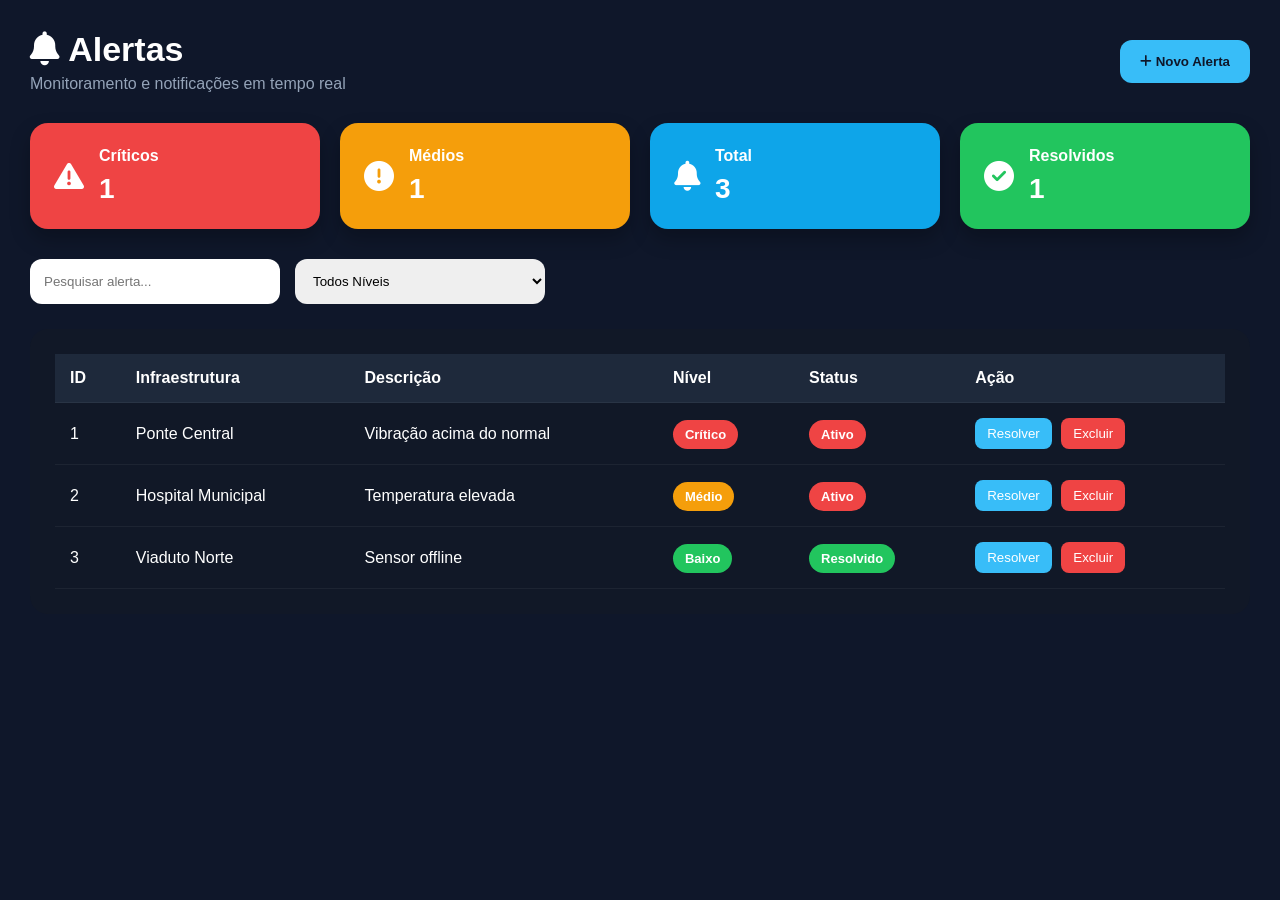
<file: alertas.html>
<!DOCTYPE html>
<html lang="pt-br">

<head>
<meta charset="UTF-8">
<meta name="viewport" content="width=device-width, initial-scale=1.0">

<title>Alertas - InfraSmart</title>

<!-- CSS -->
<link rel="stylesheet" href="alerta.css">

<!-- Ícones -->
<link rel="stylesheet"
href="https://cdnjs.cloudflare.com/ajax/libs/font-awesome/6.5.0/css/all.min.css">

</head>

<body>

<main class="conteudo">

    <!-- TOPO -->
    <header class="topo">

        <div>
            <h1><i class="fas fa-bell"></i> Alertas</h1>
            <p>Monitoramento e notificações em tempo real</p>
        </div>

        <button class="btn-principal" onclick="gerarAlerta()">
            <i class="fas fa-plus"></i>
            Novo Alerta
        </button>

    </header>



    <!-- CARDS -->
    <section class="cards">

        <div class="card vermelho">
            <i class="fas fa-triangle-exclamation"></i>
            <div>
                <h3>Críticos</h3>
                <span id="criticos">0</span>
            </div>
        </div>

        <div class="card amarelo">
            <i class="fas fa-circle-exclamation"></i>
            <div>
                <h3>Médios</h3>
                <span id="medios">0</span>
            </div>
        </div>

        <div class="card azul">
            <i class="fas fa-bell"></i>
            <div>
                <h3>Total</h3>
                <span id="totalAlertas">0</span>
            </div>
        </div>

        <div class="card verde">
            <i class="fas fa-check-circle"></i>
            <div>
                <h3>Resolvidos</h3>
                <span id="resolvidos">0</span>
            </div>
        </div>

    </section>



    <!-- FILTROS -->
    <section class="filtros">

        <input
            type="text"
            id="pesquisa"
            placeholder="Pesquisar alerta..."
            onkeyup="filtrarAlertas()"
        >

        <select id="filtroNivel" onchange="filtrarAlertas()">
            <option value="">Todos Níveis</option>
            <option value="Crítico">Crítico</option>
            <option value="Médio">Médio</option>
            <option value="Baixo">Baixo</option>
        </select>

    </section>



    <!-- TABELA -->
    <section class="tabela-box">

        <table>

            <thead>
                <tr>
                    <th>ID</th>
                    <th>Infraestrutura</th>
                    <th>Descrição</th>
                    <th>Nível</th>
                    <th>Status</th>
                    <th>Ação</th>
                </tr>
            </thead>

            <tbody id="listaAlertas"></tbody>

        </table>

    </section>

</main>

<!-- JS -->
<script src="alerta.js"></script>

</body>
</html>
</file>
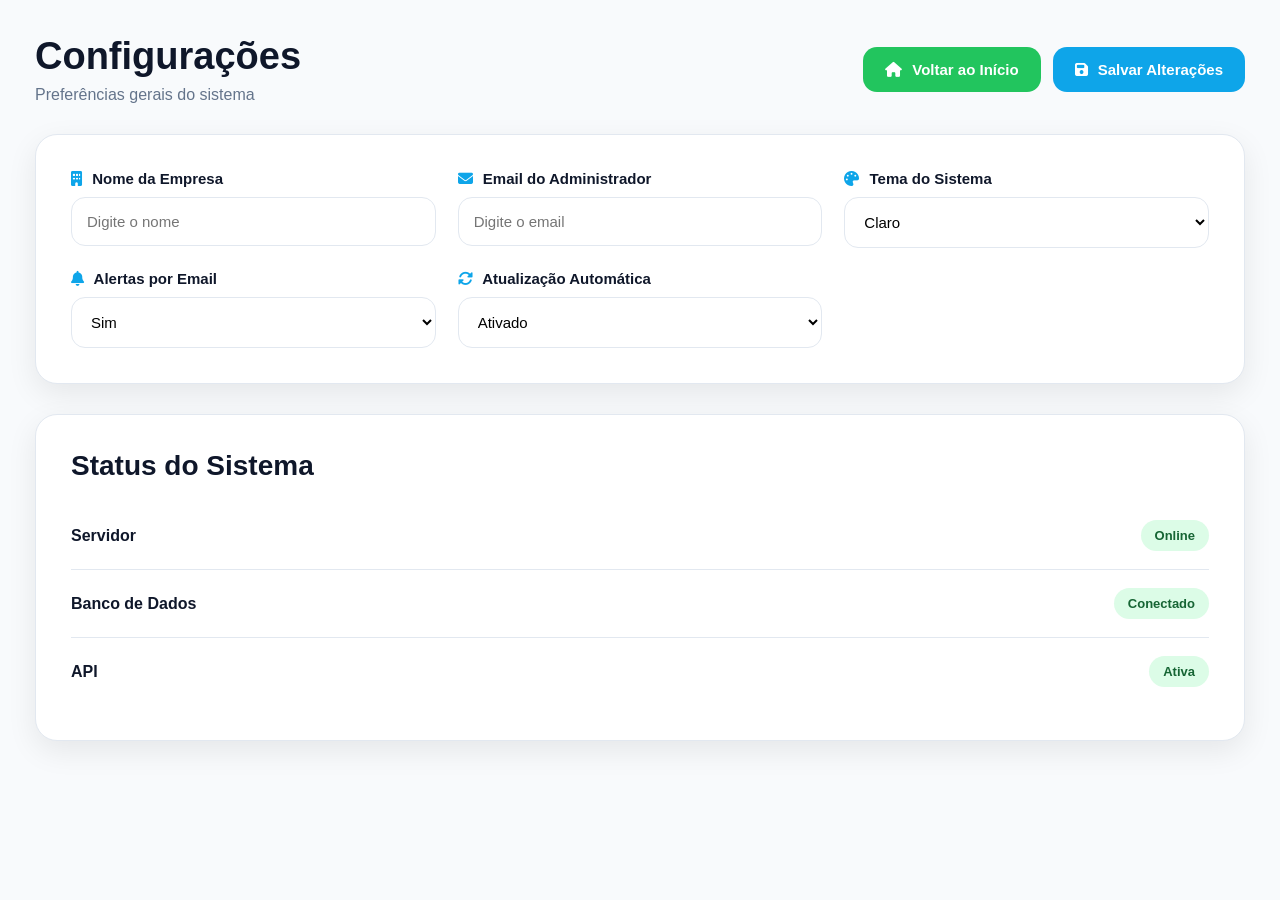
<file: configuracoes.html>
<!-- configuracoes.html MELHORADO -->

<!DOCTYPE html>
<html lang="pt-br">

<head>
<meta charset="UTF-8">
<meta name="viewport" content="width=device-width, initial-scale=1.0">

<title>Configurações - InfraSmart</title>

<link rel="stylesheet" href="configuracoes.css">

<link rel="stylesheet"
href="https://cdnjs.cloudflare.com/ajax/libs/font-awesome/6.5.0/css/all.min.css">

</head>

<body class="tema-claro">

<main class="conteudo">

<!-- ==========================================
TOPO
========================================== -->
<header class="topo">

    <div>
        <h1>Configurações</h1>
        <p>Preferências gerais do sistema</p>
    </div>

    <div class="acoes-topo">

        <a href="../telainicial/index.html"
        class="btn-voltar">
            <i class="fas fa-house"></i>
            Voltar ao Início
        </a>

        <button class="btn-principal"
        onclick="salvarConfiguracoes()">
            <i class="fas fa-save"></i>
            Salvar Alterações
        </button>

    </div>

</header>



<!-- ==========================================
FORMULÁRIO
========================================== -->
<section class="box-config">

    <div class="grupo">
        <label><i class="fas fa-building"></i> Nome da Empresa</label>
        <input type="text"
        id="empresa"
        placeholder="Digite o nome">
    </div>

    <div class="grupo">
        <label><i class="fas fa-envelope"></i> Email do Administrador</label>
        <input type="email"
        id="email"
        placeholder="Digite o email">
    </div>

    <div class="grupo">
        <label><i class="fas fa-palette"></i> Tema do Sistema</label>
        <select id="modo">
            <option value="Claro">Claro</option>
            <option value="Escuro">Escuro</option>
        </select>
    </div>

    <div class="grupo">
        <label><i class="fas fa-bell"></i> Alertas por Email</label>
        <select id="alertaEmail">
            <option value="Sim">Sim</option>
            <option value="Não">Não</option>
        </select>
    </div>

    <div class="grupo">
        <label><i class="fas fa-rotate"></i> Atualização Automática</label>
        <select id="autoUpdate">
            <option value="Ativado">Ativado</option>
            <option value="Desativado">Desativado</option>
        </select>
    </div>

</section>



<!-- ==========================================
STATUS
========================================== -->
<section class="status-box">

    <h2>Status do Sistema</h2>

    <div class="status-item">
        <span>Servidor</span>
        <strong class="online">Online</strong>
    </div>

    <div class="status-item">
        <span>Banco de Dados</span>
        <strong class="online">Conectado</strong>
    </div>

    <div class="status-item">
        <span>API</span>
        <strong class="online">Ativa</strong>
    </div>

</section>

</main>



<script>

/* SALVAR CONFIGURAÇÕES */
function salvarConfiguracoes(){

let empresa =
document.getElementById("empresa").value;

let email =
document.getElementById("email").value;

let tema =
document.getElementById("modo").value;

let alerta =
document.getElementById("alertaEmail").value;

let update =
document.getElementById("autoUpdate").value;

/* SALVAR */
localStorage.setItem("empresa", empresa);
localStorage.setItem("emailAdmin", email);
localStorage.setItem("tema", tema);
localStorage.setItem("alerta", alerta);
localStorage.setItem("update", update);

/* APLICAR */
aplicarTema();

alert("Configurações salvas com sucesso!");

}


/* CARREGAR CONFIG */
function carregarConfiguracoes(){

document.getElementById("empresa").value =
localStorage.getItem("empresa") || "";

document.getElementById("email").value =
localStorage.getItem("emailAdmin") || "";

document.getElementById("modo").value =
localStorage.getItem("tema") || "Claro";

document.getElementById("alertaEmail").value =
localStorage.getItem("alerta") || "Sim";

document.getElementById("autoUpdate").value =
localStorage.getItem("update") || "Ativado";

aplicarTema();

}


/* APLICAR TEMA GLOBAL */
function aplicarTema(){

let tema =
localStorage.getItem("tema");

if(tema === "Escuro"){

document.body.style.background =
"#0f172a";

document.body.style.color =
"#ffffff";

}else{

document.body.style.background =
"#f8fafc";

document.body.style.color =
"#0f172a";

}

}

/* INICIAR */
window.onload = carregarConfiguracoes;

</script>

</body>
</html>
</file>
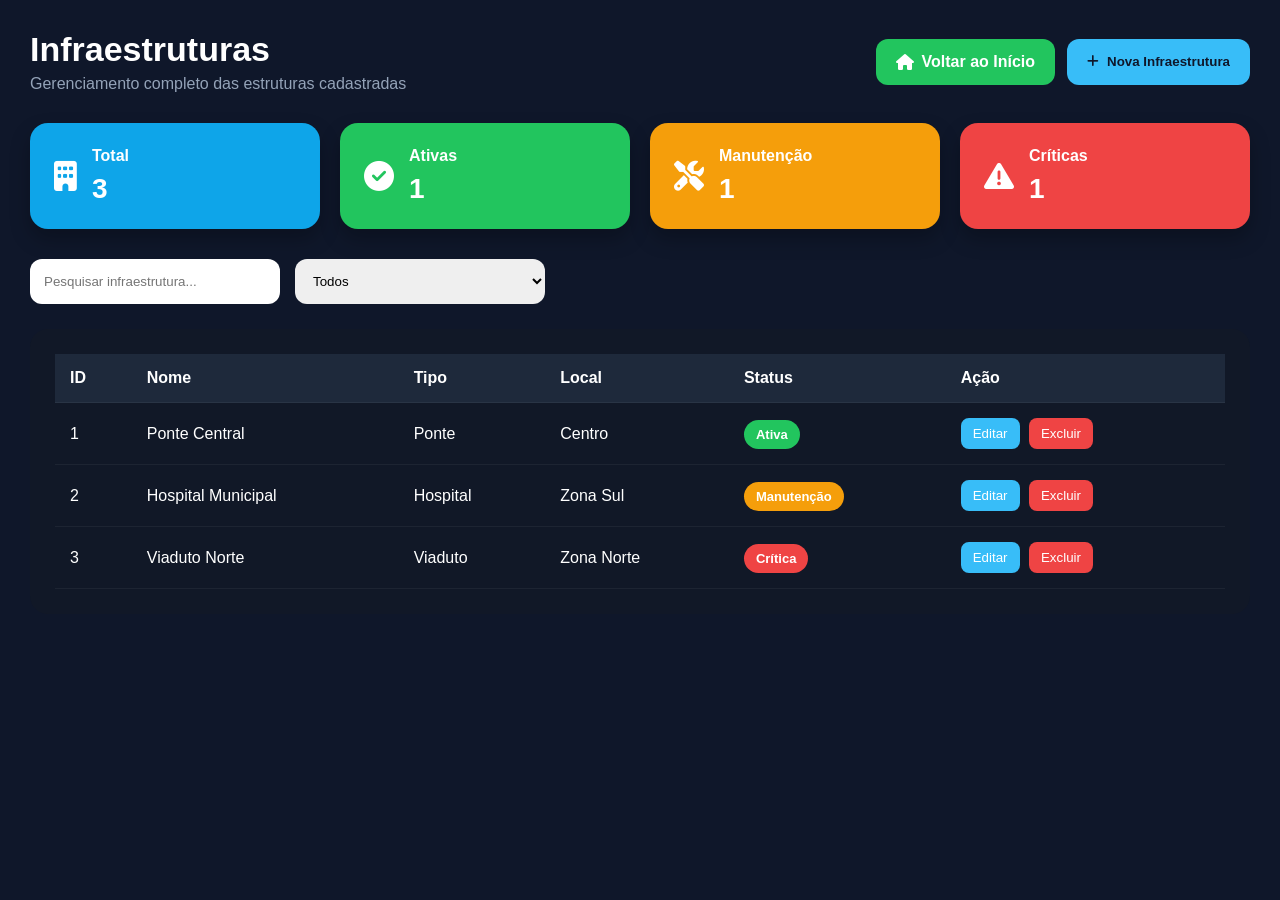
<file: infraestruturas.html>
<!-- infraestrutura.html -->

<!DOCTYPE html>
<html lang="pt-br">

<head>
<meta charset="UTF-8">
<meta name="viewport" content="width=device-width, initial-scale=1.0">

<title>Infraestruturas - InfraSmart</title>

<!-- CSS -->
<link rel="stylesheet" href="infraestrutura.css">

<!-- Ícones -->
<link rel="stylesheet"
href="https://cdnjs.cloudflare.com/ajax/libs/font-awesome/6.5.0/css/all.min.css">

</head>

<body>

<main class="conteudo">

    <!-- TOPO -->
    <header class="topo">

        <div>
            <h1>Infraestruturas</h1>
            <p>Gerenciamento completo das estruturas cadastradas</p>
        </div>

        <div class="acoes-topo">

            <a href="../telainicial/index.html" class="btn-voltar">
                <i class="fas fa-house"></i>
                Voltar ao Início
            </a>

            <button class="btn-principal"
            onclick="abrirModal()">
                <i class="fas fa-plus"></i>
                Nova Infraestrutura
            </button>

        </div>

    </header>



    <!-- CARDS -->
    <section class="cards">

        <div class="card azul">
            <i class="fas fa-building"></i>
            <div>
                <h3>Total</h3>
                <span id="totalInfra">0</span>
            </div>
        </div>

        <div class="card verde">
            <i class="fas fa-check-circle"></i>
            <div>
                <h3>Ativas</h3>
                <span id="ativas">0</span>
            </div>
        </div>

        <div class="card amarelo">
            <i class="fas fa-tools"></i>
            <div>
                <h3>Manutenção</h3>
                <span id="manutencao">0</span>
            </div>
        </div>

        <div class="card vermelho">
            <i class="fas fa-triangle-exclamation"></i>
            <div>
                <h3>Críticas</h3>
                <span id="criticas">0</span>
            </div>
        </div>

    </section>



    <!-- FILTROS -->
    <section class="filtros">

        <input
            type="text"
            id="pesquisa"
            placeholder="Pesquisar infraestrutura..."
            onkeyup="filtrarInfra()"
        >

        <select id="statusFiltro"
        onchange="filtrarInfra()">
            <option value="">Todos</option>
            <option value="Ativa">Ativa</option>
            <option value="Manutenção">Manutenção</option>
            <option value="Crítica">Crítica</option>
        </select>

    </section>



    <!-- TABELA -->
    <section class="tabela-box">

        <table>

            <thead>
                <tr>
                    <th>ID</th>
                    <th>Nome</th>
                    <th>Tipo</th>
                    <th>Local</th>
                    <th>Status</th>
                    <th>Ação</th>
                </tr>
            </thead>

            <tbody id="listaInfra"></tbody>

        </table>

    </section>



    <!-- MODAL -->
    <div class="modal hidden" id="modalInfra">

        <div class="modal-box">

            <h2>Nova Infraestrutura</h2>

            <input type="text" id="nome" placeholder="Nome">
            <input type="text" id="tipo" placeholder="Tipo">
            <input type="text" id="local" placeholder="Localização">

            <select id="status">
                <option>Ativa</option>
                <option>Manutenção</option>
                <option>Crítica</option>
            </select>

            <div class="acoes-modal">

                <button onclick="salvarInfra()">
                    Salvar
                </button>

                <button class="cancelar"
                onclick="fecharModal()">
                    Cancelar
                </button>

            </div>

        </div>

    </div>

</main>

<!-- JS -->
<script src="infraestrutura.js"></script>

</body>
</html>
</file>
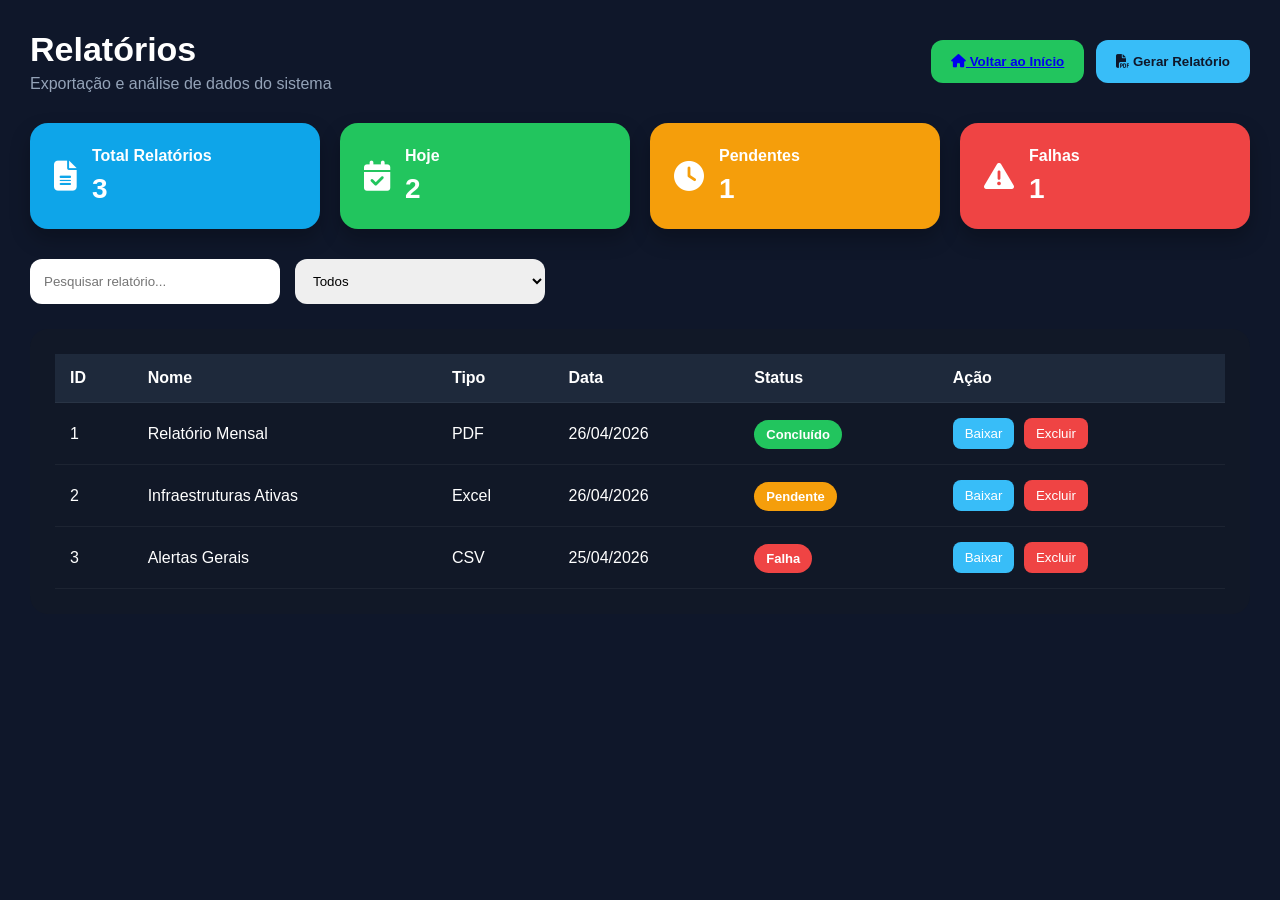
<file: relatorios.html>
<!-- relatorios.html -->

<!DOCTYPE html>
<html lang="pt-br">

<head>
<meta charset="UTF-8">
<meta name="viewport" content="width=device-width, initial-scale=1.0">

<title>Relatórios - InfraSmart</title>

<!-- CSS -->
<link rel="stylesheet" href="relatorios.css">

<!-- Ícones -->
<link rel="stylesheet"
href="https://cdnjs.cloudflare.com/ajax/libs/font-awesome/6.5.0/css/all.min.css">

</head>

<body>

<main class="conteudo">

    <!-- TOPO -->
    <header class="topo">

        <div>
            <h1>Relatórios</h1>
            <p>Exportação e análise de dados do sistema</p>
        </div>

        <div class="acoes-topo">

   <button class="btn-voltar">
    <a href="../telainicial/index.html">
        <i class="fas fa-house"></i>
        Voltar ao Início
    </a>
</button>
        

            <button class="btn-principal"
            onclick="gerarRelatorio()">
                <i class="fas fa-file-pdf"></i>
                Gerar Relatório
            </button>

        </div>

    </header>



    <!-- CARDS -->
    <section class="cards">

        <div class="card azul">
            <i class="fas fa-file-lines"></i>
            <div>
                <h3>Total Relatórios</h3>
                <span id="totalRelatorios">0</span>
            </div>
        </div>

        <div class="card verde">
            <i class="fas fa-calendar-check"></i>
            <div>
                <h3>Hoje</h3>
                <span id="hoje">0</span>
            </div>
        </div>

        <div class="card amarelo">
            <i class="fas fa-clock"></i>
            <div>
                <h3>Pendentes</h3>
                <span id="pendentes">0</span>
            </div>
        </div>

        <div class="card vermelho">
            <i class="fas fa-triangle-exclamation"></i>
            <div>
                <h3>Falhas</h3>
                <span id="falhas">0</span>
            </div>
        </div>

    </section>



    <!-- FILTROS -->
    <section class="filtros">

        <input
            type="text"
            id="pesquisa"
            placeholder="Pesquisar relatório..."
            onkeyup="filtrarRelatorios()"
        >

        <select id="filtroTipo"
        onchange="filtrarRelatorios()">
            <option value="">Todos</option>
            <option value="PDF">PDF</option>
            <option value="Excel">Excel</option>
            <option value="CSV">CSV</option>
        </select>

    </section>



    <!-- TABELA -->
    <section class="tabela-box">

        <table>

            <thead>
                <tr>
                    <th>ID</th>
                    <th>Nome</th>
                    <th>Tipo</th>
                    <th>Data</th>
                    <th>Status</th>
                    <th>Ação</th>
                </tr>
            </thead>

            <tbody id="listaRelatorios"></tbody>

        </table>

    </section>

</main>

<!-- JS -->
<script src="relatorios.js"></script>

</body>
</html>
</file>
<file: alerta.css>
/* ==========================================
   InfraSmart - alerta.css
========================================== */


/* RESET */
*{
    margin:0;
    padding:0;
    box-sizing:border-box;
    font-family:Arial, Helvetica, sans-serif;
}

body{
    background:#0f172a;
    color:#fff;
    padding:30px;
}


/* ==========================================
   CONTEÚDO
========================================== */
.conteudo{
    max-width:1400px;
    margin:auto;
}


/* ==========================================
   TOPO
========================================== */
.topo{
    display:flex;
    justify-content:space-between;
    align-items:center;
    flex-wrap:wrap;
    gap:20px;
    margin-bottom:30px;
}

.topo h1{
    font-size:34px;
}

.topo p{
    color:#94a3b8;
    margin-top:6px;
}

.btn-principal{
    background:#38bdf8;
    color:#0f172a;
    border:none;
    padding:14px 20px;
    border-radius:12px;
    font-weight:bold;
    cursor:pointer;
    transition:.3s;
}

.btn-principal:hover{
    transform:translateY(-2px);
}


/* ==========================================
   CARDS
========================================== */
.cards{
    display:grid;
    grid-template-columns:repeat(auto-fit,minmax(220px,1fr));
    gap:20px;
    margin-bottom:30px;
}

.card{
    padding:24px;
    border-radius:18px;
    display:flex;
    gap:15px;
    align-items:center;
    box-shadow:0 10px 20px rgba(0,0,0,.25);
}

.card i{
    font-size:30px;
}

.card h3{
    font-size:16px;
    margin-bottom:8px;
}

.card span{
    font-size:28px;
    font-weight:bold;
}

.azul{background:#0ea5e9;}
.verde{background:#22c55e;}
.amarelo{background:#f59e0b;}
.vermelho{background:#ef4444;}


/* ==========================================
   FILTROS
========================================== */
.filtros{
    display:flex;
    gap:15px;
    flex-wrap:wrap;
    margin-bottom:25px;
}

.filtros input,
.filtros select{
    padding:14px;
    border:none;
    border-radius:12px;
    min-width:250px;
    outline:none;
}


/* ==========================================
   TABELA
========================================== */
.tabela-box{
    background:#111827;
    padding:25px;
    border-radius:18px;
    overflow:auto;
}

table{
    width:100%;
    border-collapse:collapse;
    min-width:900px;
}

thead{
    background:#1e293b;
}

th,td{
    padding:15px;
    text-align:left;
    border-bottom:1px solid rgba(255,255,255,.05);
}

tbody tr:hover{
    background:#1e293b;
}


/* NÍVEIS */
.nivel{
    padding:7px 12px;
    border-radius:20px;
    font-size:13px;
    font-weight:bold;
}

.critico{
    background:#ef4444;
}

.medio{
    background:#f59e0b;
}

.baixo{
    background:#22c55e;
}


/* STATUS */
.status{
    padding:7px 12px;
    border-radius:20px;
    font-size:13px;
    font-weight:bold;
}

.ativo{
    background:#ef4444;
}

.resolvido{
    background:#22c55e;
}


/* BOTÕES */
.btn-resolver,
.btn-excluir{
    border:none;
    padding:8px 12px;
    border-radius:8px;
    cursor:pointer;
    color:#fff;
    margin-right:5px;
}

.btn-resolver{
    background:#38bdf8;
}

.btn-excluir{
    background:#ef4444;
}


/* ==========================================
   RESPONSIVO
========================================== */
@media(max-width:768px){

    body{
        padding:20px;
    }

    .topo{
        flex-direction:column;
        align-items:flex-start;
    }

    .topo h1{
        font-size:28px;
    }

    .filtros{
        flex-direction:column;
    }

    .filtros input,
    .filtros select{
        width:100%;
        min-width:100%;
    }

}
</file>
<file: configuracoes.css>
/* ==========================================
CONFIGURACOES.CSS PREMIUM
Tema claro moderno + elegante
========================================== */

*{
    margin:0;
    padding:0;
    box-sizing:border-box;
    font-family:Arial, Helvetica, sans-serif;
}

:root{
    --bg:#f1f5f9;
    --card:#ffffff;
    --texto:#0f172a;
    --secundario:#64748b;
    --azul:#0ea5e9;
    --azul-hover:#0284c7;
    --verde:#22c55e;
    --verde-hover:#16a34a;
    --borda:#e2e8f0;
    --shadow:0 10px 30px rgba(0,0,0,.08);
}

body{
    background:linear-gradient(135deg,#eef2ff,#f8fafc);
    color:var(--texto);
    padding:35px;
}


/* ==========================================
CONTAINER
========================================== */
.conteudo{
    max-width:1300px;
    margin:auto;
}


/* ==========================================
TOPO
========================================== */
.topo{
    display:flex;
    justify-content:space-between;
    align-items:center;
    flex-wrap:wrap;
    gap:20px;
    margin-bottom:30px;
}

.topo h1{
    font-size:38px;
    font-weight:800;
}

.topo p{
    color:var(--secundario);
    margin-top:8px;
    font-size:16px;
}


/* ==========================================
AÇÕES TOPO
========================================== */
.acoes-topo{
    display:flex;
    gap:12px;
    flex-wrap:wrap;
}

.btn-voltar,
.btn-principal{
    padding:14px 22px;
    border:none;
    border-radius:14px;
    text-decoration:none;
    font-weight:700;
    cursor:pointer;
    transition:.3s;
    display:flex;
    align-items:center;
    gap:10px;
    font-size:15px;
}

.btn-voltar{
    background:var(--verde);
    color:#fff;
}

.btn-principal{
    background:var(--azul);
    color:#fff;
}

.btn-voltar:hover{
    background:var(--verde-hover);
    transform:translateY(-3px);
}

.btn-principal:hover{
    background:var(--azul-hover);
    transform:translateY(-3px);
}


/* ==========================================
BOX FORMULÁRIO
========================================== */
.box-config{
    background:var(--card);
    border:1px solid var(--borda);
    box-shadow:var(--shadow);
    border-radius:22px;
    padding:35px;
    display:grid;
    grid-template-columns:repeat(auto-fit,minmax(280px,1fr));
    gap:22px;
    margin-bottom:30px;
}


/* ==========================================
CAMPOS
========================================== */
.grupo{
    display:flex;
    flex-direction:column;
}

.grupo label{
    margin-bottom:10px;
    font-weight:700;
    color:var(--texto);
    font-size:15px;
}

.grupo label i{
    color:var(--azul);
    margin-right:6px;
}

.grupo input,
.grupo select{
    padding:15px;
    border:1px solid var(--borda);
    border-radius:14px;
    outline:none;
    font-size:15px;
    background:#fff;
    transition:.3s;
}

.grupo input:focus,
.grupo select:focus{
    border-color:var(--azul);
    box-shadow:0 0 0 4px rgba(14,165,233,.12);
}


/* ==========================================
STATUS
========================================== */
.status-box{
    background:var(--card);
    border:1px solid var(--borda);
    box-shadow:var(--shadow);
    border-radius:22px;
    padding:35px;
}

.status-box h2{
    font-size:28px;
    margin-bottom:20px;
}

.status-item{
    display:flex;
    justify-content:space-between;
    align-items:center;
    padding:18px 0;
    border-bottom:1px solid var(--borda);
}

.status-item:last-child{
    border-bottom:none;
}

.status-item span{
    font-weight:600;
    color:var(--texto);
}

.online{
    background:#dcfce7;
    color:#166534;
    padding:8px 14px;
    border-radius:30px;
    font-size:13px;
    font-weight:800;
}


/* ==========================================
ANIMAÇÕES
========================================== */
.box-config,
.status-box{
    animation:fadeUp .6s ease;
}

@keyframes fadeUp{
    from{
        opacity:0;
        transform:translateY(20px);
    }
    to{
        opacity:1;
        transform:translateY(0);
    }
}


/* ==========================================
RESPONSIVO
========================================== */
@media(max-width:768px){

    body{
        padding:20px;
    }

    .topo{
        flex-direction:column;
        align-items:flex-start;
    }

    .topo h1{
        font-size:30px;
    }

    .acoes-topo{
        width:100%;
        flex-direction:column;
    }

    .btn-voltar,
    .btn-principal{
        width:100%;
        justify-content:center;
    }

    .box-config{
        grid-template-columns:1fr;
        padding:25px;
    }

    .status-box{
        padding:25px;
    }

}
</file>
<file: infraestrutura.css>
/* ==========================================
   InfraSmart - infraestrutura.css
========================================== */

*{
    margin:0;
    padding:0;
    box-sizing:border-box;
    font-family:Arial, Helvetica, sans-serif;
}

body{
    background:#0f172a;
    color:#fff;
    padding:30px;
}

.conteudo{
    max-width:1400px;
    margin:auto;
}


/* ==========================================
   TOPO
========================================== */
.topo{
    display:flex;
    justify-content:space-between;
    align-items:center;
    flex-wrap:wrap;
    gap:20px;
    margin-bottom:30px;
}

.topo h1{
    font-size:34px;
}

.topo p{
    color:#94a3b8;
    margin-top:6px;
}

.acoes-topo{
    display:flex;
    gap:12px;
    flex-wrap:wrap;
}

.btn-principal,
.btn-voltar{
    border:none;
    padding:14px 20px;
    border-radius:12px;
    font-weight:bold;
    cursor:pointer;
    transition:.3s;
    text-decoration:none;
    display:flex;
    align-items:center;
    gap:8px;
}

.btn-principal{
    background:#38bdf8;
    color:#0f172a;
}

.btn-voltar{
    background:#22c55e;
    color:#fff;
}

.btn-principal:hover,
.btn-voltar:hover{
    transform:translateY(-2px);
}


/* ==========================================
   CARDS
========================================== */
.cards{
    display:grid;
    grid-template-columns:repeat(auto-fit,minmax(220px,1fr));
    gap:20px;
    margin-bottom:30px;
}

.card{
    padding:24px;
    border-radius:18px;
    display:flex;
    gap:15px;
    align-items:center;
    box-shadow:0 10px 20px rgba(0,0,0,.25);
}

.card i{
    font-size:30px;
}

.card h3{
    font-size:16px;
    margin-bottom:8px;
}

.card span{
    font-size:28px;
    font-weight:bold;
}

.azul{background:#0ea5e9;}
.verde{background:#22c55e;}
.amarelo{background:#f59e0b;}
.vermelho{background:#ef4444;}


/* ==========================================
   FILTROS
========================================== */
.filtros{
    display:flex;
    gap:15px;
    flex-wrap:wrap;
    margin-bottom:25px;
}

.filtros input,
.filtros select{
    padding:14px;
    border:none;
    border-radius:12px;
    min-width:250px;
    outline:none;
}


/* ==========================================
   TABELA
========================================== */
.tabela-box{
    background:#111827;
    padding:25px;
    border-radius:18px;
    overflow:auto;
}

table{
    width:100%;
    border-collapse:collapse;
    min-width:900px;
}

thead{
    background:#1e293b;
}

th,td{
    padding:15px;
    text-align:left;
    border-bottom:1px solid rgba(255,255,255,.05);
}

tbody tr:hover{
    background:#1e293b;
}


/* STATUS */
.status{
    padding:7px 12px;
    border-radius:20px;
    font-size:13px;
    font-weight:bold;
}

.ativa{
    background:#22c55e;
}

.manutencao{
    background:#f59e0b;
}

.critica{
    background:#ef4444;
}


/* BOTÕES AÇÃO */
.btn-editar,
.btn-excluir{
    border:none;
    padding:8px 12px;
    border-radius:8px;
    cursor:pointer;
    color:#fff;
    margin-right:5px;
}

.btn-editar{
    background:#38bdf8;
}

.btn-excluir{
    background:#ef4444;
}


/* ==========================================
   MODAL
========================================== */
.modal{
    position:fixed;
    inset:0;
    background:rgba(0,0,0,.75);
    display:flex;
    justify-content:center;
    align-items:center;
    z-index:999;
}

.hidden{
    display:none;
}

.modal-box{
    background:#111827;
    width:100%;
    max-width:450px;
    padding:30px;
    border-radius:18px;
}

.modal-box h2{
    margin-bottom:20px;
}

.modal-box input,
.modal-box select{
    width:100%;
    padding:14px;
    margin-bottom:14px;
    border:none;
    border-radius:12px;
    outline:none;
}

.acoes-modal{
    display:flex;
    gap:10px;
}

.acoes-modal button{
    flex:1;
    padding:14px;
    border:none;
    border-radius:12px;
    font-weight:bold;
    cursor:pointer;
}

.acoes-modal button:first-child{
    background:#22c55e;
    color:#fff;
}

.cancelar{
    background:#ef4444;
    color:#fff;
}


/* ==========================================
   RESPONSIVO
========================================== */
@media(max-width:768px){

    body{
        padding:20px;
    }

    .topo{
        flex-direction:column;
        align-items:flex-start;
    }

    .topo h1{
        font-size:28px;
    }

    .acoes-topo{
        width:100%;
        flex-direction:column;
    }

    .btn-principal,
    .btn-voltar{
        width:100%;
        justify-content:center;
    }

    .filtros{
        flex-direction:column;
    }

    .filtros input,
    .filtros select{
        width:100%;
        min-width:100%;
    }

    .acoes-modal{
        flex-direction:column;
    }

}
</file>
<file: relatorios.css>
/* ==========================================
   InfraSmart - relatorios.css
========================================== */


/* RESET */
*{
    margin:0;
    padding:0;
    box-sizing:border-box;
    font-family:Arial, Helvetica, sans-serif;
}

body{
    background:#0f172a;
    color:#fff;
    padding:30px;
}


/* ==========================================
   CONTEÚDO
========================================== */
.conteudo{
    max-width:1400px;
    margin:auto;
}


/* ==========================================
   TOPO
========================================== */
.topo{
    display:flex;
    justify-content:space-between;
    align-items:center;
    flex-wrap:wrap;
    gap:20px;
    margin-bottom:30px;
}

.topo h1{
    font-size:34px;
}

.topo p{
    color:#94a3b8;
    margin-top:6px;
}

.acoes-topo{
    display:flex;
    gap:12px;
    flex-wrap:wrap;
}

.btn-principal,
.btn-voltar{
    border:none;
    padding:14px 20px;
    border-radius:12px;
    font-weight:bold;
    cursor:pointer;
    transition:.3s;
}

.btn-principal{
    background:#38bdf8;
    color:#0f172a;
}

.btn-voltar{
    background:#22c55e;
    color:#fff;
}

.btn-principal:hover,
.btn-voltar:hover{
    transform:translateY(-2px);
}


/* ==========================================
   CARDS
========================================== */
.cards{
    display:grid;
    grid-template-columns:repeat(auto-fit,minmax(220px,1fr));
    gap:20px;
    margin-bottom:30px;
}

.card{
    padding:24px;
    border-radius:18px;
    display:flex;
    gap:15px;
    align-items:center;
    box-shadow:0 10px 20px rgba(0,0,0,.25);
}

.card i{
    font-size:30px;
}

.card h3{
    font-size:16px;
    margin-bottom:8px;
}

.card span{
    font-size:28px;
    font-weight:bold;
}

.azul{background:#0ea5e9;}
.verde{background:#22c55e;}
.amarelo{background:#f59e0b;}
.vermelho{background:#ef4444;}


/* ==========================================
   FILTROS
========================================== */
.filtros{
    display:flex;
    gap:15px;
    flex-wrap:wrap;
    margin-bottom:25px;
}

.filtros input,
.filtros select{
    padding:14px;
    border:none;
    border-radius:12px;
    min-width:250px;
    outline:none;
}


/* ==========================================
   TABELA
========================================== */
.tabela-box{
    background:#111827;
    padding:25px;
    border-radius:18px;
    overflow:auto;
}

table{
    width:100%;
    border-collapse:collapse;
    min-width:900px;
}

thead{
    background:#1e293b;
}

th,td{
    padding:15px;
    text-align:left;
    border-bottom:1px solid rgba(255,255,255,.05);
}

tbody tr:hover{
    background:#1e293b;
}


/* STATUS */
.status{
    padding:7px 12px;
    border-radius:20px;
    font-size:13px;
    font-weight:bold;
}

.concluido{
    background:#22c55e;
}

.pendente{
    background:#f59e0b;
}

.falha{
    background:#ef4444;
}


/* BOTÕES */
.btn-download,
.btn-excluir{
    border:none;
    padding:8px 12px;
    border-radius:8px;
    cursor:pointer;
    color:#fff;
    margin-right:5px;
}

.btn-download{
    background:#38bdf8;
}

.btn-excluir{
    background:#ef4444;
}


/* ==========================================
   RESPONSIVO
========================================== */
@media(max-width:768px){

    body{
        padding:20px;
    }

    .topo{
        flex-direction:column;
        align-items:flex-start;
    }

    .topo h1{
        font-size:28px;
    }

    .acoes-topo{
        width:100%;
        flex-direction:column;
    }

    .btn-principal,
    .btn-voltar{
        width:100%;
    }

    .filtros{
        flex-direction:column;
    }

    .filtros input,
    .filtros select{
        width:100%;
        min-width:100%;
    }

}
</file>
